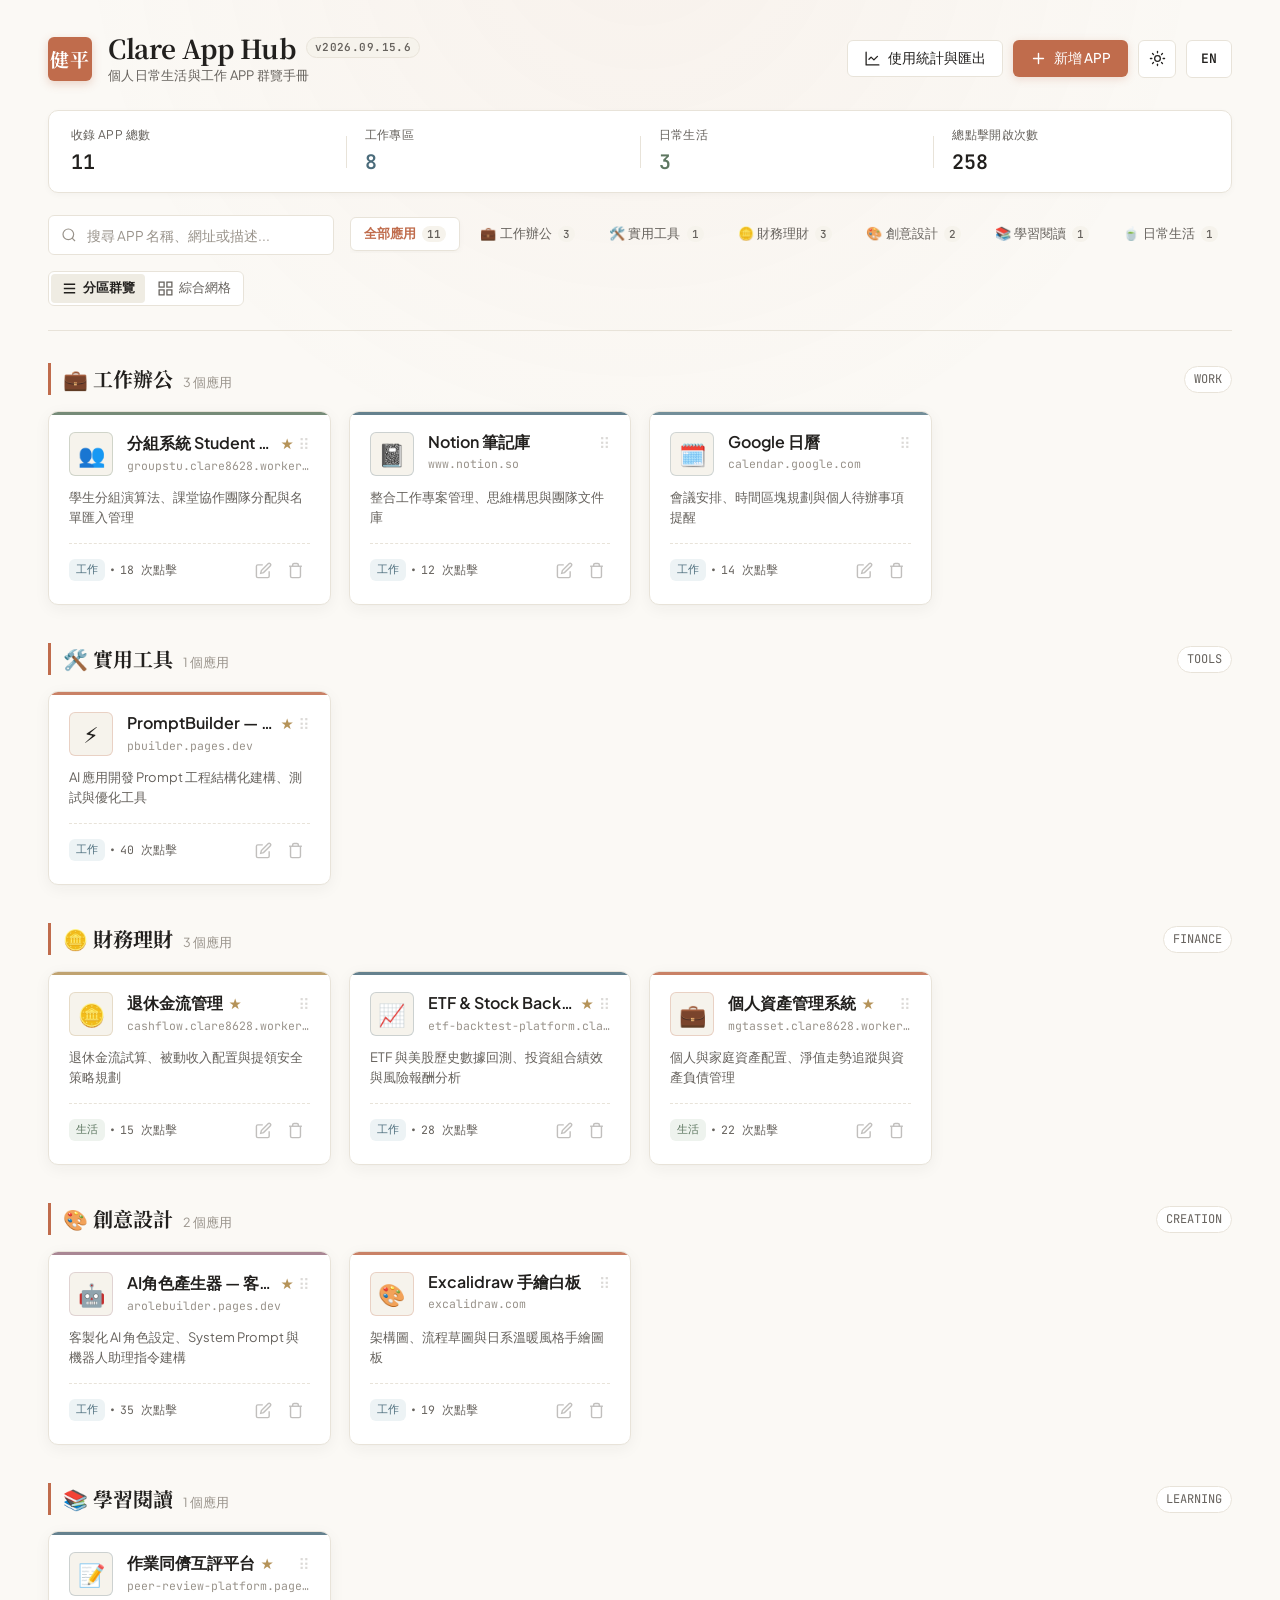
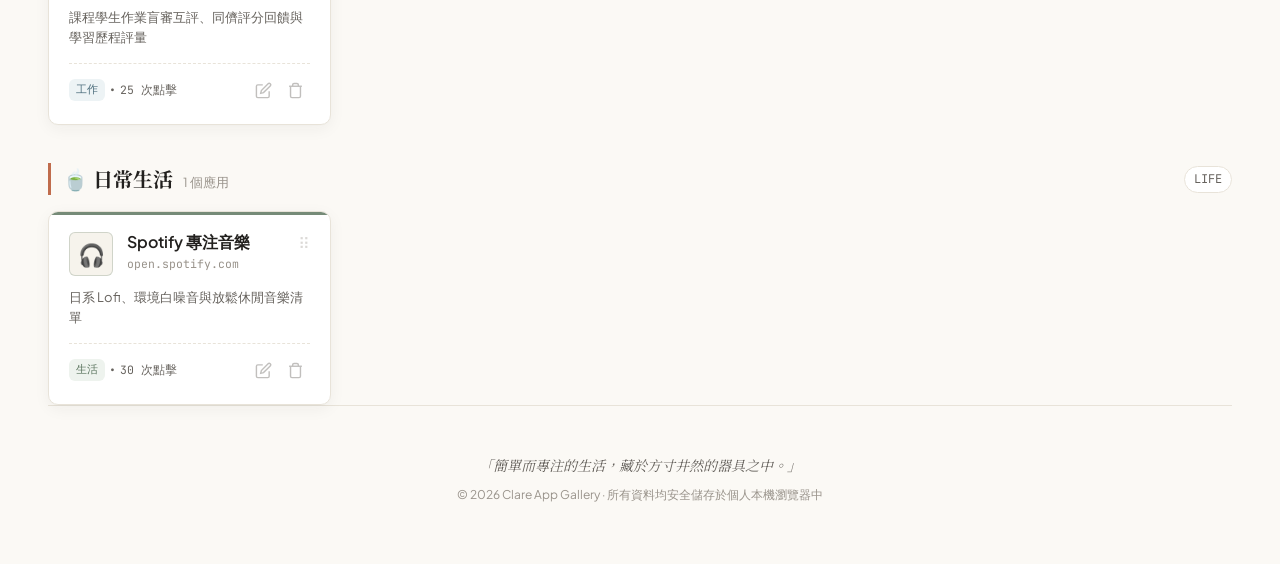
<file: index.html>
<!DOCTYPE html>
<html lang="zh-Hant">
<head>
  <meta charset="UTF-8">
  <meta name="viewport" content="width=device-width, initial-scale=1.0">
  <title>Clare | 個人 Web APP 群覽網頁</title>
  <meta name="description" content="極簡日系溫潤風格的個人日常與工作 Web APP 群覽、管理與使用數據統計系統。">
  <!-- Google Fonts: Noto Serif TC (Editorial elegance) & Plus Jakarta Sans (Modern UI) -->
  <link rel="preconnect" href="https://fonts.googleapis.com">
  <link rel="preconnect" href="https://fonts.gstatic.com" crossorigin>
  <link href="https://fonts.googleapis.com/css2?family=Noto+Serif+TC:wght@400;600;700&family=Plus+Jakarta+Sans:wght@300;400;500;600;700&family=JetBrains+Mono:wght@400;500&display=swap" rel="stylesheet">
  <link rel="stylesheet" href="style.css">
</head>
<body>
  <div class="app-container">
    <!-- Header 頂部雜誌風刊頭導覽 -->
    <header class="editorial-header">
      <div class="header-top">
        <div class="brand-group">
          <span class="brand-stamp" aria-hidden="true">健平</span>
          <div class="brand-title-wrap">
            <div class="brand-title-row">
              <h1 class="brand-title" data-i18n="brandTitle">Clare App Hub</h1>
              <span id="appVersionBadge" class="version-badge">v2026.09.15.6</span>
            </div>
            <p class="brand-subtitle" data-i18n="brandSubtitle">個人日常生活與工作 APP 群覽手冊</p>
          </div>
        </div>

        <div class="header-actions">
          <!-- 統計儀表板按鈕 -->
          <button id="btnOpenStats" class="btn btn-outline" type="button" aria-haspopup="dialog">
            <svg class="icon" viewBox="0 0 24 24" fill="none" stroke="currentColor" stroke-width="1.8" stroke-linecap="round" stroke-linejoin="round"><path d="M3 3v18h18"/><path d="m19 9-5 5-4-4-3 3"/></svg>
            <span data-i18n="btnStats">使用統計與匯出</span>
          </button>

          <!-- 新增 APP 按鈕 -->
          <button id="btnOpenAddApp" class="btn btn-primary" type="button" aria-haspopup="dialog">
            <svg class="icon" viewBox="0 0 24 24" fill="none" stroke="currentColor" stroke-width="2" stroke-linecap="round" stroke-linejoin="round"><path d="M12 5v14M5 12h14"/></svg>
            <span data-i18n="btnAddApp">新增 APP</span>
          </button>

          <!-- 深淺色模式切換 -->
          <button id="btnThemeToggle" class="icon-button" type="button" title="切換色調" aria-label="Toggle theme">
            <svg id="iconSun" class="icon" viewBox="0 0 24 24" fill="none" stroke="currentColor" stroke-width="1.8" stroke-linecap="round" stroke-linejoin="round"><circle cx="12" cy="12" r="4"/><path d="M12 2v2"/><path d="M12 20v2"/><path d="m4.93 4.93 1.41 1.41"/><path d="m17.66 17.66 1.41 1.41"/><path d="M2 12h2"/><path d="M20 12h2"/><path d="m6.34 17.66-1.41 1.41"/><path d="m19.07 4.93-1.41 1.41"/></svg>
            <svg id="iconMoon" class="icon hidden" viewBox="0 0 24 24" fill="none" stroke="currentColor" stroke-width="1.8" stroke-linecap="round" stroke-linejoin="round"><path d="M12 3a6 6 0 0 0 9 9 9 9 0 1 1-9-9Z"/></svg>
          </button>

          <!-- 語言切換 (ZH / EN) -->
          <button id="btnLangToggle" class="lang-toggle-btn" type="button" aria-label="Switch language">
            <span class="lang-text" id="currentLangText">EN</span>
          </button>
        </div>
      </div>

      <!-- 統計摘要列 (Mini Metrics Bar) -->
      <section class="metrics-bar" aria-label="Overview Metrics">
        <div class="metric-item">
          <span class="metric-label" data-i18n="metricTotalApps">收錄 APP 總數</span>
          <strong class="metric-value" id="metricTotalApps">0</strong>
        </div>
        <div class="metric-divider"></div>
        <div class="metric-item">
          <span class="metric-label" data-i18n="metricWorkApps">工作專區</span>
          <strong class="metric-value highlight-work" id="metricWorkApps">0</strong>
        </div>
        <div class="metric-divider"></div>
        <div class="metric-item">
          <span class="metric-label" data-i18n="metricLifeApps">日常生活</span>
          <strong class="metric-value highlight-life" id="metricLifeApps">0</strong>
        </div>
        <div class="metric-divider"></div>
        <div class="metric-item">
          <span class="metric-label" data-i18n="metricTotalLaunches">總點擊開啟次數</span>
          <strong class="metric-value" id="metricTotalLaunches">0</strong>
        </div>
      </section>

      <!-- 篩選與檢視控制列 (Controls & Search) -->
      <div class="controls-bar">
        <!-- 搜尋列 -->
        <div class="search-wrap">
          <svg class="search-icon" viewBox="0 0 24 24" fill="none" stroke="currentColor" stroke-width="1.8"><circle cx="11" cy="11" r="8"/><path d="m21 21-4.3-4.3"/></svg>
          <input type="search" id="searchInput" class="search-input" placeholder="搜尋 APP 名稱、網址或描述..." data-i18n-placeholder="searchPlaceholder" autocomplete="off">
          <button id="btnClearSearch" class="clear-search-btn hidden" type="button" aria-label="Clear search">×</button>
        </div>

        <!-- 快速分類篩選按鈕列 -->
        <nav class="category-tabs" id="categoryTabs" aria-label="Category filter">
          <!-- Dynamically populated via JS -->
        </nav>

        <!-- 檢視模式切換 (群覽分區列 vs 緊湊網格) -->
        <div class="view-switch-group" role="radiogroup" aria-label="View Mode">
          <button type="button" id="btnViewSections" class="view-switch-btn active" title="依類型分區呈現" aria-pressed="true">
            <svg class="icon" viewBox="0 0 24 24" fill="none" stroke="currentColor" stroke-width="1.8"><path d="M4 6h16M4 12h16M4 18h16"/></svg>
            <span data-i18n="viewSections">分區群覽</span>
          </button>
          <button type="button" id="btnViewGrid" class="view-switch-btn" title="綜合網格" aria-pressed="false">
            <svg class="icon" viewBox="0 0 24 24" fill="none" stroke="currentColor" stroke-width="1.8"><rect x="3" y="3" width="7" height="7"/><rect x="14" y="3" width="7" height="7"/><rect x="14" y="14" width="7" height="7"/><rect x="3" y="14" width="7" height="7"/></svg>
            <span data-i18n="viewGrid">綜合網格</span>
          </button>
        </div>
      </div>
    </header>

    <!-- 主要內容區 (Gallery Sections / Grid) -->
    <main class="main-content" id="mainContent">
      <div id="galleryContainer" class="gallery-container">
        <!-- 動態渲染各分類與 APP 卡片 -->
      </div>

      <!-- 空狀態 (當無任何 APP 或搜尋無結果時) -->
      <div id="emptyState" class="empty-state hidden">
        <div class="empty-illustration">🍃</div>
        <h3 class="empty-title" data-i18n="emptyTitle">尚未找到相符的 Web APP</h3>
        <p class="empty-desc" data-i18n="emptyDesc">試著更換搜尋關鍵字，或點擊右上角「新增 APP」加入您的第一個應用。</p>
        <button id="btnEmptyAdd" class="btn btn-outline" type="button" data-i18n="emptyAddBtn">立刻新增 APP</button>
      </div>
    </main>

    <!-- 頁尾 -->
    <footer class="editorial-footer">
      <div class="footer-inner">
        <p class="footer-note">
          <span data-i18n="footerWabiSabi">「簡單而專注的生活，藏於方寸井然的器具之中。」</span>
        </p>
        <p class="footer-copy">
          © 2026 Clare App Gallery · <span data-i18n="footerDataNotice">所有資料均安全儲存於個人本機瀏覽器中</span>
        </p>
      </div>
    </footer>
  </div>

  <!-- 新增 / 編輯 APP 彈窗 (<dialog>) -->
  <dialog id="appDialog" class="modal-dialog">
    <div class="dialog-card">
      <header class="dialog-header">
        <h2 id="dialogTitle" class="dialog-title" data-i18n="modalAddTitle">新增 Web APP</h2>
        <button id="btnCloseDialog" class="btn-close" type="button" aria-label="Close dialog">✕</button>
      </header>

      <form id="appForm" class="dialog-form" novalidate>
        <input type="hidden" id="appId">

        <div class="form-group">
          <label for="appName" class="form-label">
            <span data-i18n="formName">APP 名稱</span> <span class="req">*</span>
          </label>
          <input type="text" id="appName" class="form-input" placeholder="例如：Notion 知識筆記、Spotify 音樂" required>
        </div>

        <div class="form-group">
          <label for="appUrl" class="form-label">
            <span data-i18n="formUrl">網址 URL</span> <span class="req">*</span>
          </label>
          <input type="url" id="appUrl" class="form-input" placeholder="https://..." required>
        </div>

        <div class="form-row">
          <div class="form-group form-group-half">
            <label for="appCategory" class="form-label">
              <span data-i18n="formCategory">所屬類型</span> <span class="req">*</span>
            </label>
            <select id="appCategory" class="form-select" required>
              <option value="work">💼 工作辦公 (Work)</option>
              <option value="life">🍵 日常生活 (Life)</option>
              <option value="learning">📚 學習閱讀 (Learning)</option>
              <option value="tools">🛠️ 實用工具 (Tools)</option>
              <option value="creation">🎨 創意設計 (Creation)</option>
              <option value="finance">🪙 財務理財 (Finance)</option>
            </select>
          </div>

          <div class="form-group form-group-half">
            <label for="appScope" class="form-label">
              <span data-i18n="formScope">使用場景維度</span> <span class="req">*</span>
            </label>
            <select id="appScope" class="form-select" required>
              <option value="work" data-i18n="scopeWork">工作用途 (Work)</option>
              <option value="life" data-i18n="scopeLife">日常生活 (Life)</option>
            </select>
          </div>
        </div>

        <div class="form-row">
          <div class="form-group form-group-half">
            <label for="appIcon" class="form-label">
              <span data-i18n="formIcon">圖示或 Emoji</span>
            </label>
            <input type="text" id="appIcon" class="form-input" placeholder="例如：📝, ☕, 📊 或圖片網址" maxlength="100">
          </div>

          <div class="form-group form-group-half">
            <label for="appColor" class="form-label">
              <span data-i18n="formColor">代表色系</span>
            </label>
            <div class="color-picker-group">
              <input type="color" id="appColor" class="form-color" value="#C06C4C">
              <span class="color-preset-wrap" id="colorPresets">
                <button type="button" class="preset-color-dot" style="background:#C06C4C" data-color="#C06C4C" title="陶橘"></button>
                <button type="button" class="preset-color-dot" style="background:#5B7B88" data-color="#5B7B88" title="和青"></button>
                <button type="button" class="preset-color-dot" style="background:#657D6A" data-color="#657D6A" title="抹茶"></button>
                <button type="button" class="preset-color-dot" style="background:#9B7382" data-color="#9B7382" title="墨紫"></button>
                <button type="button" class="preset-color-dot" style="background:#8D775F" data-color="#8D775F" title="柴褐"></button>
              </span>
            </div>
          </div>
        </div>

        <div class="form-group">
          <label for="appDescription" class="form-label">
            <span data-i18n="formDescription">簡介備註 / 說明</span>
          </label>
          <textarea id="appDescription" class="form-textarea" rows="2" placeholder="例如：用於專案規劃、日常反思或資料彙整"></textarea>
        </div>

        <div class="form-group form-checkbox-group">
          <label class="checkbox-label">
            <input type="checkbox" id="appPinned">
            <span class="checkbox-custom"></span>
            <span data-i18n="formPinned">釘選至常用精選 (Pinned to top)</span>
          </label>
        </div>

        <footer class="dialog-actions">
          <button type="button" id="btnCancelDialog" class="btn btn-outline" data-i18n="btnCancel">取消</button>
          <button type="submit" class="btn btn-primary" data-i18n="btnSave">儲存應用</button>
        </footer>
      </form>
    </div>
  </dialog>

  <!-- 數據統計與匯出抽屜/彈窗 (<dialog>) -->
  <dialog id="statsDialog" class="modal-dialog modal-dialog-lg">
    <div class="dialog-card">
      <header class="dialog-header">
        <div class="dialog-header-title-group">
          <h2 class="dialog-title" data-i18n="statsTitle">個人 APP 使用數據統計與匯出</h2>
          <p class="dialog-subtitle" data-i18n="statsSubtitle">追蹤工作與日常生活節奏，掌握數位工具使用習慣</p>
        </div>
        <button id="btnCloseStats" class="btn-close" type="button" aria-label="Close statistics">✕</button>
      </header>

      <div class="stats-content">
        <!-- 上半部：核心指標卡片 -->
        <div class="stats-summary-grid">
          <div class="stat-box">
            <span class="stat-box-title" data-i18n="statBoxTotalClicks">累計啟用次數</span>
            <span class="stat-box-num" id="statTotalClicks">0</span>
            <span class="stat-box-hint" data-i18n="statBoxClicksHint">每次點擊卡片自動計入</span>
          </div>
          <div class="stat-box">
            <span class="stat-box-title" data-i18n="statBoxWorkRatio">工作使用佔比</span>
            <span class="stat-box-num highlight-work" id="statWorkRatio">0%</span>
            <span class="stat-box-hint" id="statWorkCountText">0 次點擊</span>
          </div>
          <div class="stat-box">
            <span class="stat-box-title" data-i18n="statBoxLifeRatio">生活休閒佔比</span>
            <span class="stat-box-num highlight-life" id="statLifeRatio">0%</span>
            <span class="stat-box-hint" id="statLifeCountText">0 次點擊</span>
          </div>
          <div class="stat-box">
            <span class="stat-box-title" data-i18n="statBoxActiveApp">最常使用 APP</span>
            <span class="stat-box-num text-sm" id="statTopApp">-</span>
            <span class="stat-box-hint" id="statTopAppClicks">0 次</span>
          </div>
        </div>

        <!-- 比例長條視覺化 (Visual Progress Bar) -->
        <div class="ratio-bar-section">
          <div class="ratio-bar-labels">
            <span>💼 <span data-i18n="scopeWork">工作用途</span>: <strong id="ratioWorkPercent">0%</strong></span>
            <span>🍵 <span data-i18n="scopeLife">日常生活</span>: <strong id="ratioLifePercent">0%</strong></span>
          </div>
          <div class="ratio-progress-bar">
            <div id="ratioProgressWork" class="progress-fill work" style="width: 50%;"></div>
            <div id="ratioProgressLife" class="progress-fill life" style="width: 50%;"></div>
          </div>
        </div>

        <!-- 中半部：使用頻率排行榜 -->
        <div class="stats-rank-section">
          <h3 class="section-subheading" data-i18n="statsRankingTitle">🏆 常用排行榜 Top 5</h3>
          <ul class="stats-rank-list" id="statsRankList">
            <!-- 動態注入排名項目 -->
          </ul>
        </div>

        <!-- 下半部：數據匯出與備份管理 -->
        <div class="stats-export-section">
          <h3 class="section-subheading" data-i18n="exportSectionTitle">📦 數據備份與匯出管理</h3>
          <p class="section-desc" data-i18n="exportSectionDesc">支援將 APP 清單與使用紀錄匯出為 CSV 報表或完整 JSON 備份檔，隨時可跨電腦與瀏覽器還原。</p>

          <div class="export-btn-group">
            <button id="btnExportCSV" class="btn btn-outline" type="button">
              <svg class="icon" viewBox="0 0 24 24" fill="none" stroke="currentColor" stroke-width="1.8"><path d="M14 2H6a2 2 0 0 0-2 2v16a2 2 0 0 0 2 2h12a2 2 0 0 0 2-2V8z"/><polyline points="14 2 14 8 20 8"/><line x1="8" y1="13" x2="16" y2="13"/><line x1="8" y1="17" x2="16" y2="17"/></svg>
              <span data-i18n="btnExportCSV">匯出 CSV 使用報表</span>
            </button>

            <button id="btnExportJSON" class="btn btn-outline" type="button">
              <svg class="icon" viewBox="0 0 24 24" fill="none" stroke="currentColor" stroke-width="1.8"><path d="M21 15v4a2 2 0 0 1-2 2H5a2 2 0 0 1-2-2v-4"/><polyline points="7 10 12 15 17 10"/><line x1="12" y1="15" x2="12" y2="3"/></svg>
              <span data-i18n="btnExportJSON">匯出完整備份 (JSON)</span>
            </button>

            <label class="btn btn-outline file-input-label">
              <svg class="icon" viewBox="0 0 24 24" fill="none" stroke="currentColor" stroke-width="1.8"><path d="M21 15v4a2 2 0 0 1-2 2H5a2 2 0 0 1-2-2v-4"/><polyline points="17 8 12 3 7 8"/><line x1="12" y1="3" x2="12" y2="15"/></svg>
              <span data-i18n="btnImportJSON">匯入備份檔 (JSON)</span>
              <input type="file" id="fileImportJSON" accept=".json" class="visually-hidden">
            </label>

            <button id="btnResetData" class="btn btn-text text-danger" type="button" data-i18n="btnResetDefaults">
              重置為初始範例資料
            </button>
          </div>
        </div>
      </div>
    </div>
  </dialog>

  <!-- 刪除確認對話框 (<dialog>) -->
  <dialog id="deleteConfirmDialog" class="modal-dialog modal-dialog-sm">
    <div class="dialog-card">
      <header class="dialog-header">
        <h3 class="dialog-title" data-i18n="confirmDeleteTitle">確認移除此 APP？</h3>
        <button id="btnCloseDeleteConfirm" class="btn-close" type="button">✕</button>
      </header>
      <div class="dialog-body">
        <p id="deleteConfirmText" class="delete-hint">您確定要從群覽中移除「<strong id="deleteAppName"></strong>」嗎？此操作無法還原。</p>
      </div>
      <footer class="dialog-actions">
        <button id="btnCancelDelete" class="btn btn-outline" type="button" data-i18n="btnCancel">取消</button>
        <button id="btnConfirmDelete" class="btn btn-danger" type="button" data-i18n="btnDeleteConfirm">確認移除</button>
      </footer>
    </div>
  </dialog>

  <!-- 吐司通知提示 (Toast notification) -->
  <div id="toast" class="toast-notification hidden" role="status" aria-live="polite">
    <span id="toastMessage"></span>
  </div>

  <script type="module" src="app.js"></script>
</body>
</html>
</file>
<file: style.css>
/* ==========================================================================
   Clare App Hub - 日系溫潤極簡編輯風格樣式表 (Japanese Warm Minimalism & Editorial)
   ========================================================================== */

:root {
  /* 淺色日系和紙基調 (Washi Light Palette) */
  --bg-canvas: #FBF9F5;
  --bg-card: #FFFFFF;
  --bg-card-subtle: #F6F3EC;
  --bg-surface-hover: #EFECE3;
  --bg-dialog-overlay: rgba(34, 32, 30, 0.45);

  /* 文字墨色階級 (Sumi Ink Hierarchy) */
  --text-main: #22201E;
  --text-muted: #66625D;
  --text-faint: #99938B;
  --text-inverse: #FFFFFF;

  /* 日系傳統雅緻點綴色 (Japanese Traditional Accents) */
  --color-terracotta: #C06C4C; /* 陶橘 / 茜色 */
  --color-terracotta-soft: #F9EFE9;
  --color-matcha: #5E7761;     /* 抹茶綠 */
  --color-matcha-soft: #EEF3EE;
  --color-indigo: #4B6C7B;     /* 和青 */
  --color-indigo-soft: #EDF3F5;
  --color-gold: #B59359;       /* 砂金 */
  --color-gold-soft: #F8F4EB;
  --color-danger: #B33939;
  --color-danger-soft: #FBF0F0;

  /* 線條與陰影 (Delicate Edges & Shadows) */
  --border-light: #E8E3D9;
  --border-hover: #D4CDBC;
  --shadow-sm: 0 2px 6px rgba(42, 38, 33, 0.03);
  --shadow-card: 0 4px 16px rgba(42, 38, 33, 0.05), 0 1px 3px rgba(42, 38, 33, 0.02);
  --shadow-hover: 0 10px 28px rgba(42, 38, 33, 0.09), 0 2px 6px rgba(42, 38, 33, 0.04);
  --shadow-modal: 0 24px 60px rgba(34, 32, 30, 0.18), 0 6px 18px rgba(34, 32, 30, 0.08);

  /* 字體系統 (Typography System) */
  --font-serif: 'Noto Serif TC', serif;
  --font-sans: 'Plus Jakarta Sans', system-ui, -apple-system, BlinkMacSystemFont, 'Segoe UI', Roboto, sans-serif;
  --font-mono: 'JetBrains Mono', monospace;

  /* 幾何尺寸與圓角 */
  --radius-sm: 6px;
  --radius-md: 10px;
  --radius-lg: 16px;
  --radius-full: 9999px;
  --transition-fast: 0.18s cubic-bezier(0.16, 1, 0.3, 1);
  --transition-normal: 0.28s cubic-bezier(0.16, 1, 0.3, 1);
}

/* 深色和風墨夜模式 (Sumi Ink Yoru Dark Mode) */
[data-theme="dark"] {
  --bg-canvas: #161514;
  --bg-card: #201E1C;
  --bg-card-subtle: #292724;
  --bg-surface-hover: #33302C;
  --bg-dialog-overlay: rgba(0, 0, 0, 0.75);

  --text-main: #F3EFEB;
  --text-muted: #B3ADA5;
  --text-faint: #7E776F;
  --text-inverse: #161514;

  --color-terracotta: #D87F60;
  --color-terracotta-soft: #38241D;
  --color-matcha: #76957B;
  --color-matcha-soft: #202D22;
  --color-indigo: #62889A;
  --color-indigo-soft: #1B2930;
  --color-gold: #CCA76B;
  --color-gold-soft: #322A1E;

  --border-light: #34302C;
  --border-hover: #48443E;
  --shadow-sm: 0 2px 6px rgba(0, 0, 0, 0.3);
  --shadow-card: 0 4px 18px rgba(0, 0, 0, 0.4);
  --shadow-hover: 0 10px 30px rgba(0, 0, 0, 0.6);
  --shadow-modal: 0 24px 60px rgba(0, 0, 0, 0.8);
}

/* 基礎重設 */
*, *::before, *::after {
  box-sizing: border-box;
  margin: 0;
  padding: 0;
}

body {
  background-color: var(--bg-canvas);
  color: var(--text-main);
  font-family: var(--font-sans);
  font-size: 15px;
  line-height: 1.6;
  -webkit-font-smoothing: antialiased;
  -moz-osx-font-smoothing: grayscale;
  transition: background-color var(--transition-normal), color var(--transition-normal);
  min-height: 100vh;
  display: flex;
  flex-direction: column;
}

/* 裝飾底層紋理 (Subtle Washi Texture Gradient) */
body::before {
  content: "";
  position: fixed;
  top: 0;
  left: 0;
  right: 0;
  height: 420px;
  background: radial-gradient(circle at 50% -20%, rgba(192, 108, 76, 0.05) 0%, transparent 70%);
  pointer-events: none;
  z-index: 0;
}

.app-container {
  position: relative;
  z-index: 1;
  max-width: 1240px;
  margin: 0 auto;
  padding: 32px 28px 60px;
  width: 100%;
  display: flex;
  flex-direction: column;
  min-height: 100vh;
}

/* ==========================================================================
   Editorial Header 雜誌刊頭導覽列
   ========================================================================== */
.editorial-header {
  margin-bottom: 32px;
  border-bottom: 1px solid var(--border-light);
  padding-bottom: 24px;
}

.header-top {
  display: flex;
  justify-content: space-between;
  align-items: center;
  flex-wrap: wrap;
  gap: 20px;
  margin-bottom: 24px;
}

.brand-group {
  display: flex;
  align-items: center;
  gap: 16px;
}

/* 日系印章風裝飾 (Inkan / Seal Badge) */
.brand-stamp {
  display: inline-flex;
  align-items: center;
  justify-content: center;
  width: 44px;
  height: 44px;
  background-color: var(--color-terracotta);
  color: #FFFFFF;
  font-family: var(--font-serif);
  font-weight: 700;
  font-size: 19px;
  border-radius: var(--radius-sm);
  box-shadow: 0 3px 10px rgba(192, 108, 76, 0.28);
  letter-spacing: 1px;
  user-select: none;
  transition: transform var(--transition-fast);
}

.brand-stamp:hover {
  transform: rotate(-3deg) scale(1.04);
}

.brand-title-row {
  display: flex;
  align-items: center;
  gap: 10px;
  flex-wrap: wrap;
}

.brand-title {
  font-family: var(--font-serif);
  font-size: 26px;
  font-weight: 700;
  letter-spacing: -0.01em;
  color: var(--text-main);
  line-height: 1.2;
}

.version-badge {
  display: inline-flex;
  align-items: center;
  font-family: var(--font-mono);
  font-size: 11px;
  font-weight: 600;
  padding: 2px 8px;
  border-radius: var(--radius-full);
  background-color: var(--bg-card-subtle);
  color: var(--text-muted);
  border: 1px solid var(--border-light);
  letter-spacing: 0.04em;
  line-height: 1.4;
  user-select: none;
  transition: all var(--transition-fast);
}

.version-badge:hover {
  border-color: var(--color-terracotta);
  color: var(--color-terracotta);
  background-color: var(--color-terracotta-soft);
}

.brand-subtitle {
  font-size: 13px;
  color: var(--text-muted);
  margin-top: 2px;
  letter-spacing: 0.02em;
}

.header-actions {
  display: flex;
  align-items: center;
  gap: 10px;
  flex-wrap: wrap;
}

/* 按鈕樣式 (Buttons) */
.btn {
  display: inline-flex;
  align-items: center;
  justify-content: center;
  gap: 7px;
  font-family: var(--font-sans);
  font-size: 13.5px;
  font-weight: 500;
  padding: 8px 16px;
  border-radius: var(--radius-sm);
  border: 1px solid transparent;
  cursor: pointer;
  text-decoration: none;
  transition: all var(--transition-fast);
  white-space: nowrap;
}

.btn-primary {
  background-color: var(--color-terracotta);
  color: #FFFFFF;
  box-shadow: 0 2px 8px rgba(192, 108, 76, 0.22);
}

.btn-primary:hover {
  background-color: #AA5A3C;
  transform: translateY(-1px);
  box-shadow: 0 4px 12px rgba(192, 108, 76, 0.32);
}

.btn-outline {
  background-color: var(--bg-card);
  color: var(--text-main);
  border-color: var(--border-light);
}

.btn-outline:hover {
  border-color: var(--border-hover);
  background-color: var(--bg-card-subtle);
  transform: translateY(-1px);
}

.btn-danger {
  background-color: var(--color-danger);
  color: #FFFFFF;
}

.btn-danger:hover {
  background-color: #922828;
}

.btn-text {
  background: transparent;
  border: none;
  padding: 8px 12px;
  color: var(--text-muted);
}

.btn-text:hover {
  color: var(--text-main);
}

.icon-button {
  display: inline-flex;
  align-items: center;
  justify-content: center;
  width: 38px;
  height: 38px;
  background-color: var(--bg-card);
  color: var(--text-main);
  border: 1px solid var(--border-light);
  border-radius: var(--radius-sm);
  cursor: pointer;
  transition: all var(--transition-fast);
}

.icon-button:hover {
  border-color: var(--border-hover);
  background-color: var(--bg-card-subtle);
  transform: translateY(-1px);
}

.icon {
  width: 17px;
  height: 17px;
}

/* 雙語切換按鈕 (Language Toggle Button) */
.lang-toggle-btn {
  display: inline-flex;
  align-items: center;
  justify-content: center;
  height: 38px;
  padding: 0 14px;
  background-color: var(--bg-card);
  color: var(--text-main);
  border: 1px solid var(--border-light);
  border-radius: var(--radius-sm);
  font-family: var(--font-mono);
  font-size: 13px;
  font-weight: 600;
  cursor: pointer;
  transition: all var(--transition-fast);
}

.lang-toggle-btn:hover {
  border-color: var(--color-terracotta);
  color: var(--color-terracotta);
  background-color: var(--color-terracotta-soft);
}

/* ==========================================================================
   Metrics Bar (快捷統計摘要)
   ========================================================================== */
.metrics-bar {
  display: flex;
  align-items: center;
  background-color: var(--bg-card);
  border: 1px solid var(--border-light);
  border-radius: var(--radius-md);
  padding: 14px 22px;
  margin-bottom: 22px;
  box-shadow: var(--shadow-sm);
  overflow-x: auto;
}

.metric-item {
  display: flex;
  flex-direction: column;
  gap: 2px;
  flex: 1;
  min-width: 110px;
}

.metric-label {
  font-size: 12px;
  color: var(--text-muted);
  letter-spacing: 0.03em;
  text-transform: uppercase;
}

.metric-value {
  font-family: var(--font-mono);
  font-size: 20px;
  font-weight: 600;
  color: var(--text-main);
}

.metric-divider {
  width: 1px;
  height: 32px;
  background-color: var(--border-light);
  margin: 0 18px;
}

.highlight-work {
  color: var(--color-indigo) !important;
}

.highlight-life {
  color: var(--color-matcha) !important;
}

/* ==========================================================================
   Controls Bar (搜尋與分類標籤)
   ========================================================================== */
.controls-bar {
  display: flex;
  align-items: center;
  justify-content: space-between;
  gap: 16px;
  flex-wrap: wrap;
}

.search-wrap {
  position: relative;
  flex: 1;
  min-width: 240px;
  max-width: 380px;
}

.search-icon {
  position: absolute;
  left: 13px;
  top: 50%;
  transform: translateY(-50%);
  width: 16px;
  height: 16px;
  color: var(--text-faint);
  pointer-events: none;
}

.search-input {
  width: 100%;
  height: 40px;
  background-color: var(--bg-card);
  border: 1px solid var(--border-light);
  border-radius: var(--radius-sm);
  padding: 0 34px 0 38px;
  font-family: var(--font-sans);
  font-size: 13.5px;
  color: var(--text-main);
  transition: all var(--transition-fast);
}

.search-input:focus {
  outline: none;
  border-color: var(--color-terracotta);
  box-shadow: 0 0 0 3px rgba(192, 108, 76, 0.12);
}

.search-input::placeholder {
  color: var(--text-faint);
}

.clear-search-btn {
  position: absolute;
  right: 10px;
  top: 50%;
  transform: translateY(-50%);
  background: none;
  border: none;
  color: var(--text-muted);
  font-size: 16px;
  cursor: pointer;
  padding: 2px 6px;
  border-radius: var(--radius-full);
}

.category-tabs {
  display: flex;
  align-items: center;
  gap: 6px;
  overflow-x: auto;
  padding-bottom: 2px;
}

.tab-btn {
  display: inline-flex;
  align-items: center;
  gap: 6px;
  padding: 7px 13px;
  background-color: transparent;
  color: var(--text-muted);
  border: 1px solid transparent;
  border-radius: var(--radius-sm);
  font-size: 13px;
  font-weight: 500;
  cursor: pointer;
  white-space: nowrap;
  transition: all var(--transition-fast);
}

.tab-btn:hover {
  color: var(--text-main);
  background-color: var(--bg-card-subtle);
}

.tab-btn.active {
  background-color: var(--bg-card);
  color: var(--color-terracotta);
  border-color: var(--border-light);
  box-shadow: var(--shadow-sm);
  font-weight: 600;
}

.tab-count {
  font-family: var(--font-mono);
  font-size: 11px;
  padding: 1px 5px;
  border-radius: var(--radius-full);
  background-color: var(--bg-card-subtle);
  color: var(--text-muted);
}

.view-switch-group {
  display: inline-flex;
  background-color: var(--bg-card);
  border: 1px solid var(--border-light);
  border-radius: var(--radius-sm);
  padding: 2px;
  gap: 2px;
}

.view-switch-btn {
  display: inline-flex;
  align-items: center;
  gap: 5px;
  padding: 6px 10px;
  font-size: 12.5px;
  background: transparent;
  border: none;
  border-radius: 4px;
  color: var(--text-muted);
  cursor: pointer;
  transition: all var(--transition-fast);
}

.view-switch-btn.active {
  background-color: var(--bg-surface-hover);
  color: var(--text-main);
  font-weight: 600;
}

/* ==========================================================================
   Gallery Container & Categorized Sections (同一類型放置在同一區塊/列)
   ========================================================================== */
.gallery-container {
  display: flex;
  flex-direction: column;
  gap: 38px;
}

/* 分類區塊 */
.category-section {
  display: flex;
  flex-direction: column;
  gap: 16px;
}

.section-header {
  display: flex;
  align-items: center;
  justify-content: space-between;
  border-left: 3px solid var(--color-terracotta);
  padding-left: 12px;
}

.section-header-title-wrap {
  display: flex;
  align-items: baseline;
  gap: 10px;
}

.section-title {
  font-family: var(--font-serif);
  font-size: 20px;
  font-weight: 700;
  color: var(--text-main);
}

.section-subtitle {
  font-size: 12.5px;
  color: var(--text-faint);
}

.section-count-badge {
  font-family: var(--font-mono);
  font-size: 12px;
  background-color: var(--bg-card);
  border: 1px solid var(--border-light);
  padding: 3px 9px;
  border-radius: var(--radius-full);
  color: var(--text-muted);
}

/* 卡片網格 (Cards Grid) */
.cards-grid {
  display: grid;
  grid-template-columns: repeat(auto-fill, minmax(280px, 1fr));
  gap: 18px;
  min-height: 80px;
  border-radius: var(--radius-md);
  transition: background-color var(--transition-fast), outline var(--transition-fast), padding var(--transition-fast);
}

.cards-grid.drag-over-container {
  background-color: var(--color-terracotta-soft);
  outline: 2px dashed var(--color-terracotta);
  outline-offset: 4px;
}

/* APP 卡片 (App Card) */
.app-card {
  position: relative;
  background-color: var(--bg-card);
  border: 1px solid var(--border-light);
  border-radius: var(--radius-md);
  padding: 20px;
  display: flex;
  flex-direction: column;
  justify-content: space-between;
  box-shadow: var(--shadow-card);
  transition: all var(--transition-normal);
  cursor: grab;
  user-select: none;
  overflow: hidden;
  text-decoration: none;
  color: inherit;
}

.app-card:active {
  cursor: grabbing;
}

.app-card.dragging {
  opacity: 0.35;
  transform: scale(0.97) rotate(1deg);
  border: 1px dashed var(--color-terracotta) !important;
  box-shadow: 0 12px 32px rgba(192, 108, 76, 0.28);
}

.app-card.drop-before {
  border-left: 4px solid var(--color-terracotta) !important;
  transform: translateX(4px);
}

.app-card.drop-after {
  border-right: 4px solid var(--color-terracotta) !important;
  transform: translateX(-4px);
}

.card-drag-handle {
  display: inline-flex;
  align-items: center;
  justify-content: center;
  color: var(--text-faint);
  font-size: 15px;
  opacity: 0.35;
  transition: opacity var(--transition-fast);
  cursor: grab;
  margin-left: auto;
  line-height: 1;
}

.app-card:hover .card-drag-handle {
  opacity: 0.85;
  color: var(--color-terracotta);
}

.app-card::after {
  content: "";
  position: absolute;
  top: 0;
  left: 0;
  width: 100%;
  height: 3px;
  background-color: var(--card-accent, var(--color-terracotta));
  opacity: 0.85;
  transition: height var(--transition-fast);
}

.app-card:hover {
  transform: translateY(-3px);
  border-color: var(--border-hover);
  box-shadow: var(--shadow-hover);
}

.app-card:hover::after {
  height: 4px;
}

/* 卡片頂部：Icon、名稱、釘選徽章 */
.card-top {
  display: flex;
  align-items: flex-start;
  gap: 14px;
  margin-bottom: 12px;
}

.card-icon-box {
  width: 44px;
  height: 44px;
  border-radius: var(--radius-sm);
  background-color: var(--bg-card-subtle);
  border: 1px solid var(--border-light);
  display: flex;
  align-items: center;
  justify-content: center;
  font-size: 22px;
  flex-shrink: 0;
  overflow: hidden;
}

.card-icon-img {
  width: 100%;
  height: 100%;
  object-fit: cover;
}

.card-meta {
  flex: 1;
  min-width: 0;
}

.card-title-row {
  display: flex;
  align-items: center;
  gap: 6px;
}

.card-title {
  font-family: var(--font-sans);
  font-size: 16px;
  font-weight: 600;
  color: var(--text-main);
  white-space: nowrap;
  overflow: hidden;
  text-overflow: ellipsis;
  line-height: 1.3;
}

.card-pinned-star {
  color: var(--color-gold);
  font-size: 14px;
  flex-shrink: 0;
}

.card-url {
  font-family: var(--font-mono);
  font-size: 11.5px;
  color: var(--text-faint);
  white-space: nowrap;
  overflow: hidden;
  text-overflow: ellipsis;
  margin-top: 2px;
}

.card-desc {
  font-size: 13px;
  color: var(--text-muted);
  line-height: 1.5;
  margin-bottom: 16px;
  display: -webkit-box;
  -webkit-line-clamp: 2;
  -webkit-box-orient: vertical;
  overflow: hidden;
}

/* 卡片底部狀態列與按鈕 */
.card-footer {
  display: flex;
  align-items: center;
  justify-content: space-between;
  padding-top: 12px;
  border-top: 1px dashed var(--border-light);
  gap: 8px;
}

.card-stats-tag {
  display: inline-flex;
  align-items: center;
  gap: 4px;
  font-family: var(--font-mono);
  font-size: 11.5px;
  color: var(--text-muted);
}

.card-scope-badge {
  font-size: 11px;
  padding: 2px 7px;
  border-radius: var(--radius-sm);
  font-weight: 500;
}

.scope-work-badge {
  background-color: var(--color-indigo-soft);
  color: var(--color-indigo);
}

.scope-life-badge {
  background-color: var(--color-matcha-soft);
  color: var(--color-matcha);
}

.card-actions {
  display: flex;
  align-items: center;
  gap: 4px;
  opacity: 0.4;
  transition: opacity var(--transition-fast);
}

.app-card:hover .card-actions {
  opacity: 1;
}

.card-action-btn {
  width: 28px;
  height: 28px;
  border-radius: 4px;
  border: 1px solid transparent;
  background: transparent;
  color: var(--text-muted);
  display: flex;
  align-items: center;
  justify-content: center;
  cursor: pointer;
  transition: all var(--transition-fast);
}

.card-action-btn:hover {
  background-color: var(--bg-surface-hover);
  color: var(--text-main);
  border-color: var(--border-light);
}

.card-action-btn.delete-btn:hover {
  background-color: var(--color-danger-soft);
  color: var(--color-danger);
}

/* ==========================================================================
   空狀態 (Empty State)
   ========================================================================== */
.empty-state {
  text-align: center;
  padding: 64px 20px;
  background-color: var(--bg-card);
  border: 1px dashed var(--border-light);
  border-radius: var(--radius-md);
  margin-top: 20px;
}

.empty-illustration {
  font-size: 42px;
  margin-bottom: 12px;
}

.empty-title {
  font-family: var(--font-serif);
  font-size: 19px;
  color: var(--text-main);
  margin-bottom: 6px;
}

.empty-desc {
  font-size: 13.5px;
  color: var(--text-muted);
  max-width: 420px;
  margin: 0 auto 20px;
}

/* 空分類拖曳放置提示區塊 */
.empty-category-placeholder {
  grid-column: 1 / -1;
  padding: 24px 16px;
  text-align: center;
  font-size: 13px;
  color: var(--text-faint);
  border: 1px dashed var(--border-light);
  border-radius: var(--radius-sm);
  background-color: var(--bg-card-subtle);
  pointer-events: none;
  display: flex;
  align-items: center;
  justify-content: center;
  gap: 8px;
  min-height: 72px;
}

/* ==========================================================================
   Editorial Footer 頁尾
   ========================================================================== */
.editorial-footer {
  margin-top: auto;
  padding-top: 48px;
  border-top: 1px solid var(--border-light);
  text-align: center;
}

.footer-note {
  font-family: var(--font-serif);
  font-size: 14px;
  color: var(--text-muted);
  font-style: italic;
  margin-bottom: 8px;
}

.footer-copy {
  font-size: 12px;
  color: var(--text-faint);
}

/* ==========================================================================
   Native Modal Dialogs (<dialog>)
   ========================================================================== */
.modal-dialog {
  margin: auto;
  border: none;
  background: transparent;
  padding: 20px;
  max-width: 540px;
  width: 90vw;
  color: var(--text-main);
}

.modal-dialog-lg {
  max-width: 720px;
}

.modal-dialog-sm {
  max-width: 420px;
}

.modal-dialog::backdrop {
  background-color: var(--bg-dialog-overlay);
  backdrop-filter: blur(4px);
  -webkit-backdrop-filter: blur(4px);
  animation: fadeIn 0.2s ease-out;
}

.dialog-card {
  background-color: var(--bg-card);
  border: 1px solid var(--border-light);
  border-radius: var(--radius-lg);
  box-shadow: var(--shadow-modal);
  padding: 28px;
  animation: slideUp 0.25s cubic-bezier(0.16, 1, 0.3, 1);
}

.dialog-header {
  display: flex;
  justify-content: space-between;
  align-items: flex-start;
  margin-bottom: 22px;
  padding-bottom: 14px;
  border-bottom: 1px solid var(--border-light);
}

.dialog-header-title-group {
  display: flex;
  flex-direction: column;
  gap: 4px;
}

.dialog-title {
  font-family: var(--font-serif);
  font-size: 20px;
  font-weight: 700;
  color: var(--text-main);
}

.dialog-subtitle {
  font-size: 12.5px;
  color: var(--text-muted);
}

.btn-close {
  background: none;
  border: none;
  font-size: 18px;
  color: var(--text-muted);
  cursor: pointer;
  padding: 4px 8px;
  border-radius: 4px;
  transition: all var(--transition-fast);
}

.btn-close:hover {
  background-color: var(--bg-card-subtle);
  color: var(--text-main);
}

/* 表單元素 (Forms) */
.dialog-form {
  display: flex;
  flex-direction: column;
  gap: 16px;
}

.form-row {
  display: flex;
  gap: 16px;
}

.form-group {
  display: flex;
  flex-direction: column;
  gap: 6px;
}

.form-group-half {
  flex: 1;
}

.form-label {
  font-size: 12.5px;
  font-weight: 600;
  color: var(--text-main);
}

.req {
  color: var(--color-danger);
}

.form-input,
.form-select,
.form-textarea {
  width: 100%;
  padding: 9px 12px;
  border: 1px solid var(--border-light);
  border-radius: var(--radius-sm);
  background-color: var(--bg-canvas);
  color: var(--text-main);
  font-family: var(--font-sans);
  font-size: 13.5px;
  transition: all var(--transition-fast);
}

.form-input:focus,
.form-select:focus,
.form-textarea:focus {
  outline: none;
  border-color: var(--color-terracotta);
  box-shadow: 0 0 0 3px rgba(192, 108, 76, 0.12);
  background-color: var(--bg-card);
}

.form-textarea {
  resize: vertical;
}

.color-picker-group {
  display: flex;
  align-items: center;
  gap: 10px;
}

.form-color {
  -webkit-appearance: none;
  -moz-appearance: none;
  appearance: none;
  width: 38px;
  height: 38px;
  border: 1px solid var(--border-light);
  border-radius: var(--radius-sm);
  cursor: pointer;
  background: none;
  padding: 2px;
}

.form-color::-webkit-color-swatch-wrapper {
  padding: 0;
}

.form-color::-webkit-color-swatch {
  border: none;
  border-radius: 4px;
}

.color-preset-wrap {
  display: flex;
  gap: 6px;
}

.preset-color-dot {
  width: 22px;
  height: 22px;
  border-radius: var(--radius-full);
  border: 2px solid var(--bg-card);
  box-shadow: 0 0 0 1px var(--border-light);
  cursor: pointer;
  transition: transform var(--transition-fast);
}

.preset-color-dot:hover {
  transform: scale(1.2);
}

.form-checkbox-group {
  margin-top: 4px;
}

.checkbox-label {
  display: inline-flex;
  align-items: center;
  gap: 8px;
  font-size: 13px;
  color: var(--text-main);
  cursor: pointer;
}

.dialog-actions {
  display: flex;
  justify-content: flex-end;
  gap: 10px;
  margin-top: 8px;
  padding-top: 16px;
  border-top: 1px solid var(--border-light);
}

/* ==========================================================================
   數據統計面板 (Statistics Modal & Charts)
   ========================================================================== */
.stats-content {
  display: flex;
  flex-direction: column;
  gap: 22px;
}

.stats-summary-grid {
  display: grid;
  grid-template-columns: repeat(auto-fit, minmax(140px, 1fr));
  gap: 14px;
}

.stat-box {
  background-color: var(--bg-card-subtle);
  border: 1px solid var(--border-light);
  border-radius: var(--radius-md);
  padding: 14px;
  display: flex;
  flex-direction: column;
  gap: 4px;
}

.stat-box-title {
  font-size: 12px;
  color: var(--text-muted);
}

.stat-box-num {
  font-family: var(--font-mono);
  font-size: 22px;
  font-weight: 700;
  color: var(--text-main);
}

.stat-box-hint {
  font-size: 11px;
  color: var(--text-faint);
}

.text-sm {
  font-size: 16px;
  white-space: nowrap;
  overflow: hidden;
  text-overflow: ellipsis;
}

/* 視覺佔比長條 (Visual Progress Bar) */
.ratio-bar-section {
  background-color: var(--bg-card-subtle);
  border: 1px solid var(--border-light);
  border-radius: var(--radius-md);
  padding: 14px 18px;
}

.ratio-bar-labels {
  display: flex;
  justify-content: space-between;
  font-size: 12.5px;
  margin-bottom: 8px;
}

.ratio-progress-bar {
  height: 10px;
  border-radius: var(--radius-full);
  background-color: var(--border-light);
  display: flex;
  overflow: hidden;
}

.progress-fill {
  height: 100%;
  transition: width 0.4s ease;
}

.progress-fill.work {
  background-color: var(--color-indigo);
}

.progress-fill.life {
  background-color: var(--color-matcha);
}

/* 排行榜清單 */
.section-subheading {
  font-family: var(--font-serif);
  font-size: 16px;
  font-weight: 700;
  margin-bottom: 12px;
  color: var(--text-main);
}

.section-desc {
  font-size: 12.5px;
  color: var(--text-muted);
  margin-bottom: 14px;
}

.stats-rank-list {
  list-style: none;
  display: flex;
  flex-direction: column;
  gap: 8px;
}

.rank-item {
  display: flex;
  align-items: center;
  justify-content: space-between;
  padding: 8px 12px;
  background-color: var(--bg-card-subtle);
  border-radius: var(--radius-sm);
  font-size: 13px;
}

.rank-left {
  display: flex;
  align-items: center;
  gap: 10px;
}

.rank-index {
  font-family: var(--font-mono);
  font-weight: 700;
  width: 18px;
  color: var(--text-muted);
}

.rank-item:nth-child(1) .rank-index { color: var(--color-gold); }
.rank-item:nth-child(2) .rank-index { color: #8C8C8C; }
.rank-item:nth-child(3) .rank-index { color: #A07242; }

.rank-name {
  font-weight: 600;
}

.rank-clicks {
  font-family: var(--font-mono);
  font-size: 12px;
  color: var(--text-muted);
}

/* 匯出與管理按鈕組 */
.export-btn-group {
  display: flex;
  align-items: center;
  gap: 10px;
  flex-wrap: wrap;
}

.file-input-label {
  cursor: pointer;
  margin-bottom: 0;
}

.visually-hidden {
  position: absolute;
  width: 1px;
  height: 1px;
  padding: 0;
  margin: -1px;
  overflow: hidden;
  clip: rect(0, 0, 0, 0);
  border: 0;
}

.text-danger {
  color: var(--color-danger);
}

.text-danger:hover {
  color: #8C1D1D;
}

.delete-hint {
  font-size: 14px;
  color: var(--text-muted);
  margin: 12px 0 20px;
  line-height: 1.6;
}

/* ==========================================================================
   Toast 通知 (Notification Toast)
   ========================================================================== */
.toast-notification {
  position: fixed;
  bottom: 28px;
  right: 28px;
  background-color: var(--text-main);
  color: var(--text-inverse);
  padding: 12px 20px;
  border-radius: var(--radius-sm);
  font-size: 13.5px;
  box-shadow: 0 8px 24px rgba(0, 0, 0, 0.22);
  z-index: 9999;
  display: flex;
  align-items: center;
  gap: 8px;
  animation: slideInRight 0.24s cubic-bezier(0.16, 1, 0.3, 1);
}

/* 通用輔助類別 */
.hidden {
  display: none !important;
}

/* ==========================================================================
   動畫效果 (Keyframes)
   ========================================================================== */
@keyframes fadeIn {
  from { opacity: 0; }
  to { opacity: 1; }
}

@keyframes slideUp {
  from {
    opacity: 0;
    transform: translateY(16px) scale(0.98);
  }
  to {
    opacity: 1;
    transform: translateY(0) scale(1);
  }
}

@keyframes slideInRight {
  from {
    opacity: 0;
    transform: translateX(20px);
  }
  to {
    opacity: 1;
    transform: translateX(0);
  }
}

/* ==========================================================================
   響應式設計 (RWD Breakpoints)
   ========================================================================== */
@media (max-width: 768px) {
  .app-container {
    padding: 20px 16px 40px;
  }

  .header-top {
    flex-direction: column;
    align-items: flex-start;
    gap: 16px;
  }

  .header-actions {
    width: 100%;
    justify-content: flex-start;
  }

  .controls-bar {
    flex-direction: column;
    align-items: stretch;
  }

  .search-wrap {
    max-width: 100%;
  }

  .form-row {
    flex-direction: column;
    gap: 14px;
  }

  .cards-grid {
    grid-template-columns: 1fr;
  }

  .modal-dialog {
    width: 95vw;
    padding: 10px;
  }

  .dialog-card {
    padding: 20px 16px;
  }

  .export-btn-group {
    flex-direction: column;
    align-items: stretch;
  }

  .export-btn-group .btn {
    width: 100%;
  }
}
</file>
